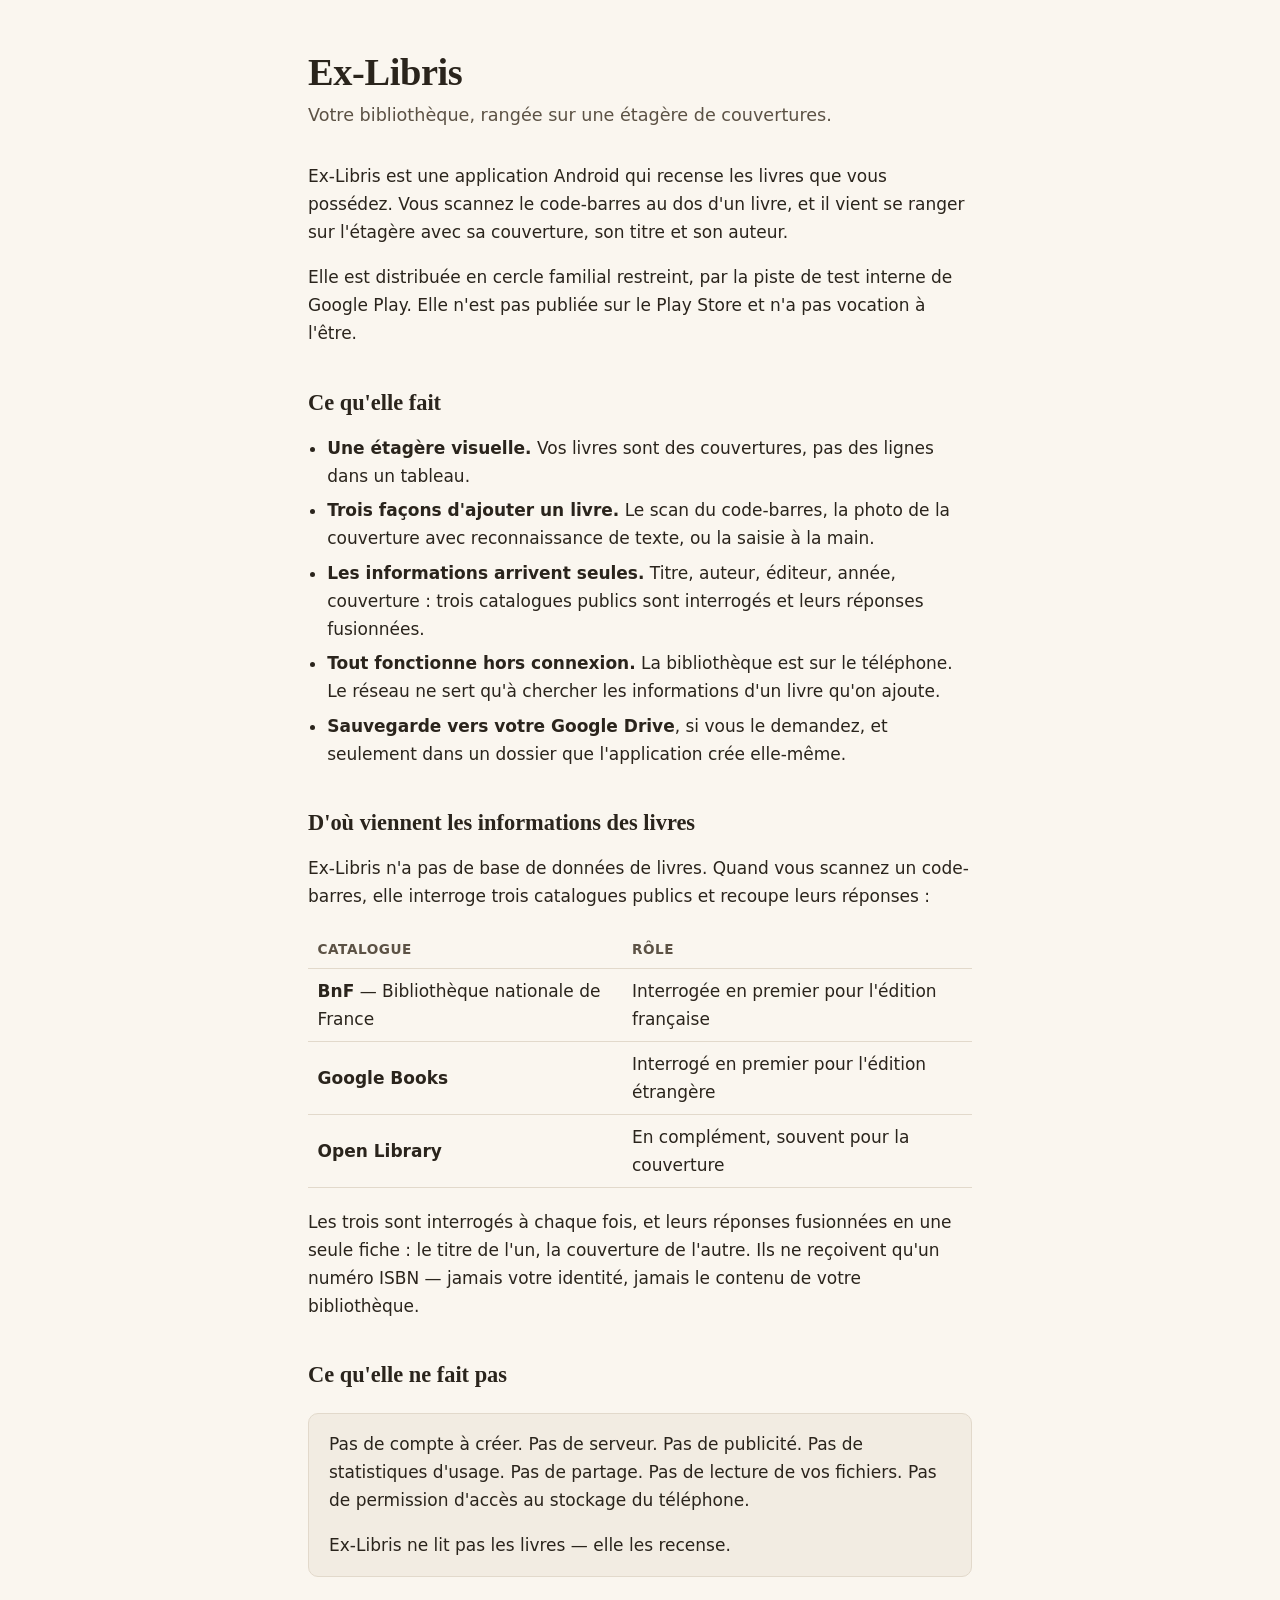
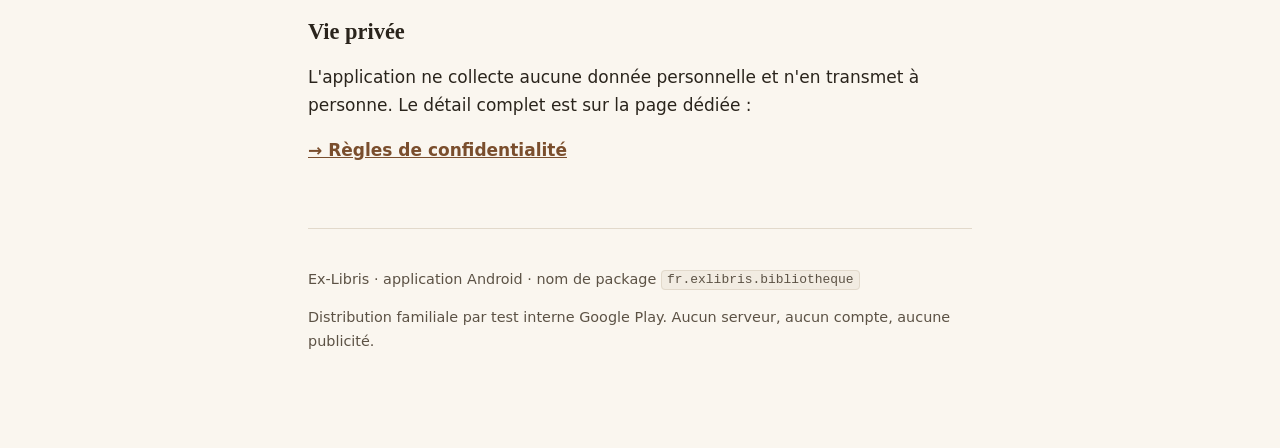
<file: index.html>
<!doctype html>
<html lang="fr">
<head>
<meta charset="utf-8">
<meta name="viewport" content="width=device-width, initial-scale=1">
<title>Ex-Libris — votre bibliothèque, sur votre téléphone</title>
<meta name="description" content="Ex-Libris est une application Android de bibliothèque personnelle. Aucun serveur, aucun compte, aucune publicité.">
<link rel="stylesheet" href="style.css">
</head>
<body>
<main>

<h1>Ex-Libris</h1>
<p class="tagline">Votre bibliothèque, rangée sur une étagère de couvertures.</p>

<p>Ex-Libris est une application Android qui recense les livres que vous possédez.
Vous scannez le code-barres au dos d'un livre, et il vient se ranger sur l'étagère
avec sa couverture, son titre et son auteur.</p>

<p>Elle est distribuée en cercle familial restreint, par la piste de test interne de
Google Play. Elle n'est pas publiée sur le Play Store et n'a pas vocation à l'être.</p>

<h2>Ce qu'elle fait</h2>

<ul>
  <li><strong>Une étagère visuelle.</strong> Vos livres sont des couvertures, pas des lignes
      dans un tableau.</li>
  <li><strong>Trois façons d'ajouter un livre.</strong> Le scan du code-barres, la photo de la
      couverture avec reconnaissance de texte, ou la saisie à la main.</li>
  <li><strong>Les informations arrivent seules.</strong> Titre, auteur, éditeur, année,
      couverture : trois catalogues publics sont interrogés et leurs réponses fusionnées.</li>
  <li><strong>Tout fonctionne hors connexion.</strong> La bibliothèque est sur le téléphone.
      Le réseau ne sert qu'à chercher les informations d'un livre qu'on ajoute.</li>
  <li><strong>Sauvegarde vers votre Google Drive</strong>, si vous le demandez, et seulement
      dans un dossier que l'application crée elle-même.</li>
</ul>

<h2>D'où viennent les informations des livres</h2>

<p>Ex-Libris n'a pas de base de données de livres. Quand vous scannez un code-barres, elle
interroge trois catalogues publics et recoupe leurs réponses :</p>

<table>
  <tr><th>Catalogue</th><th>Rôle</th></tr>
  <tr><td><strong>BnF</strong> — Bibliothèque nationale de France</td>
      <td>Interrogée en premier pour l'édition française</td></tr>
  <tr><td><strong>Google Books</strong></td>
      <td>Interrogé en premier pour l'édition étrangère</td></tr>
  <tr><td><strong>Open Library</strong></td>
      <td>En complément, souvent pour la couverture</td></tr>
</table>

<p>Les trois sont interrogés à chaque fois, et leurs réponses fusionnées en une seule fiche :
le titre de l'un, la couverture de l'autre. Ils ne reçoivent qu'un numéro ISBN — jamais votre
identité, jamais le contenu de votre bibliothèque.</p>

<h2>Ce qu'elle ne fait pas</h2>

<div class="card">
<p>Pas de compte à créer. Pas de serveur. Pas de publicité. Pas de statistiques d'usage.
Pas de partage. Pas de lecture de vos fichiers. Pas de permission d'accès au stockage
du téléphone.</p>
<p>Ex-Libris ne lit pas les livres — elle les recense.</p>
</div>

<h2>Vie privée</h2>

<p>L'application ne collecte aucune donnée personnelle et n'en transmet à personne.
Le détail complet est sur la page dédiée :</p>

<p><a href="confidentialite.html"><strong>→ Règles de confidentialité</strong></a></p>

<footer>
<p>Ex-Libris · application Android · nom de package <code>fr.exlibris.bibliotheque</code></p>
<p>Distribution familiale par test interne Google Play. Aucun serveur, aucun compte, aucune publicité.</p>
</footer>

</main>
</body>
</html>
</file>
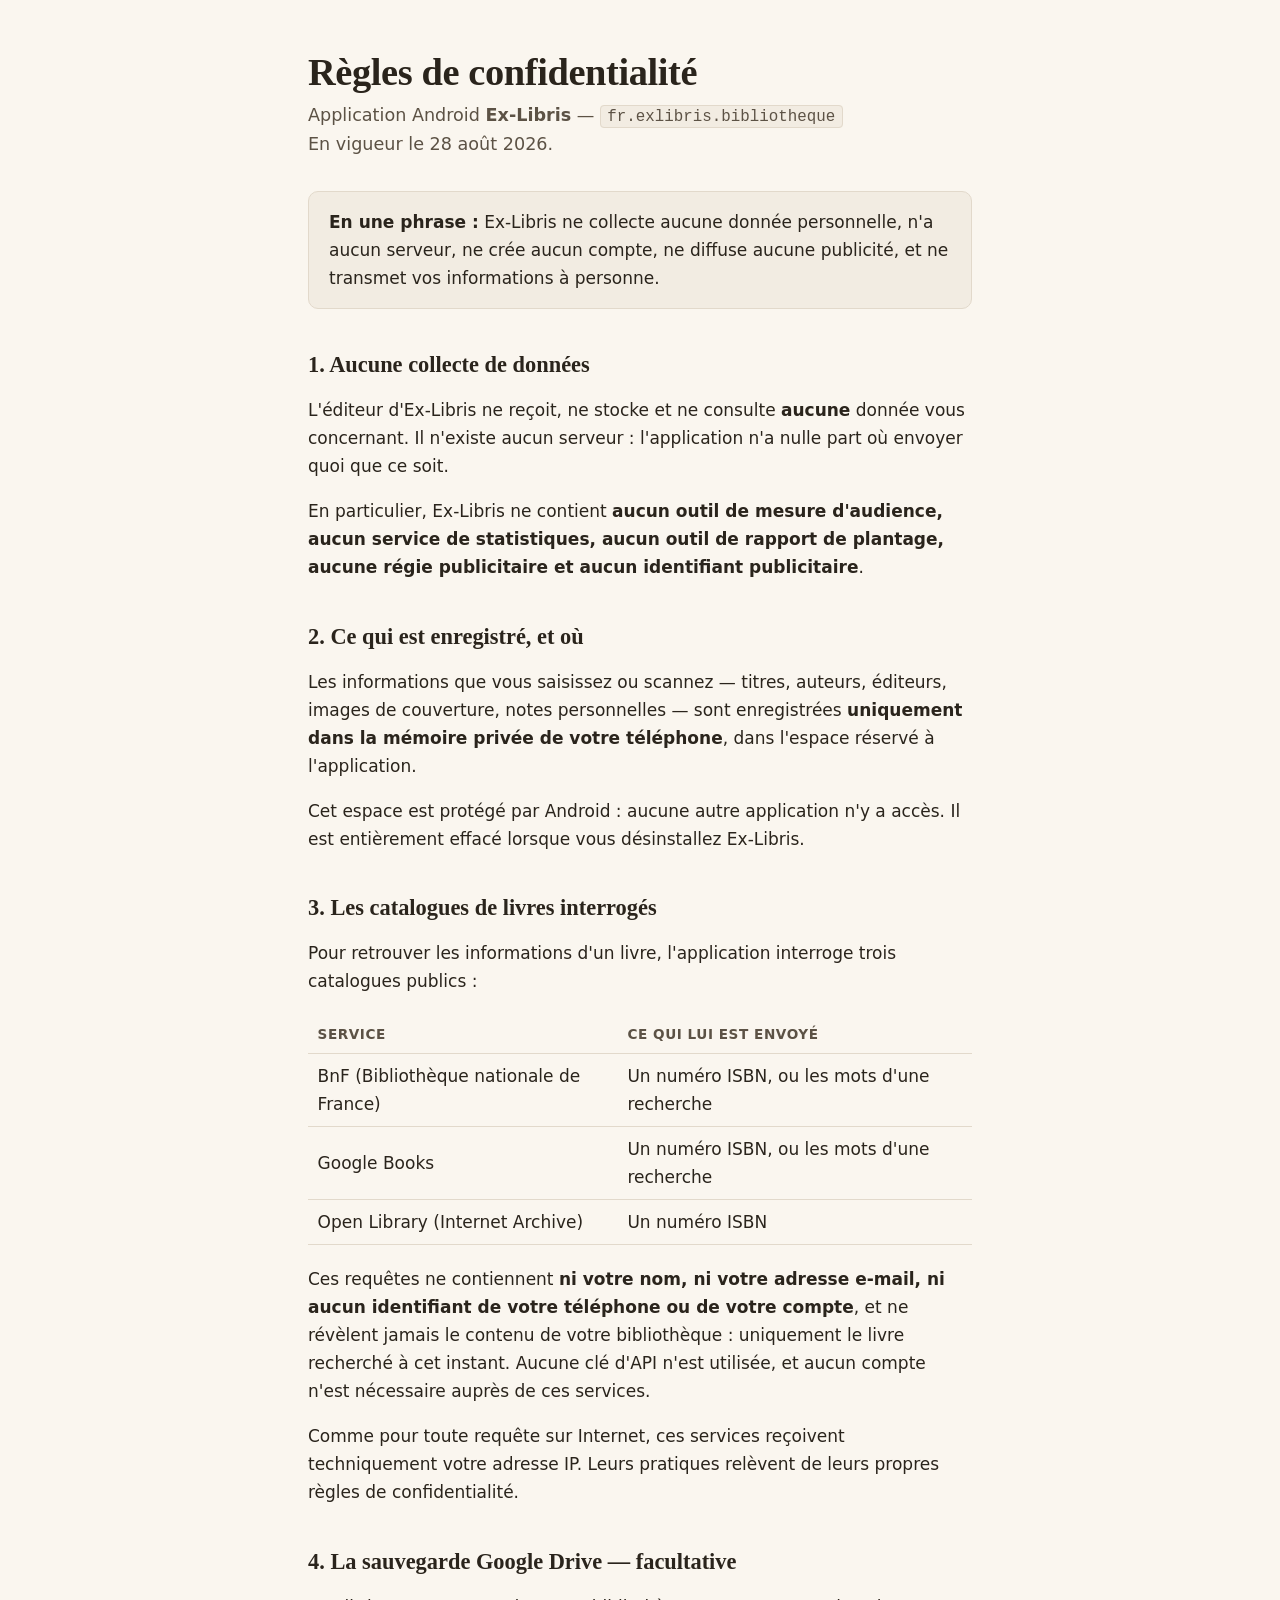
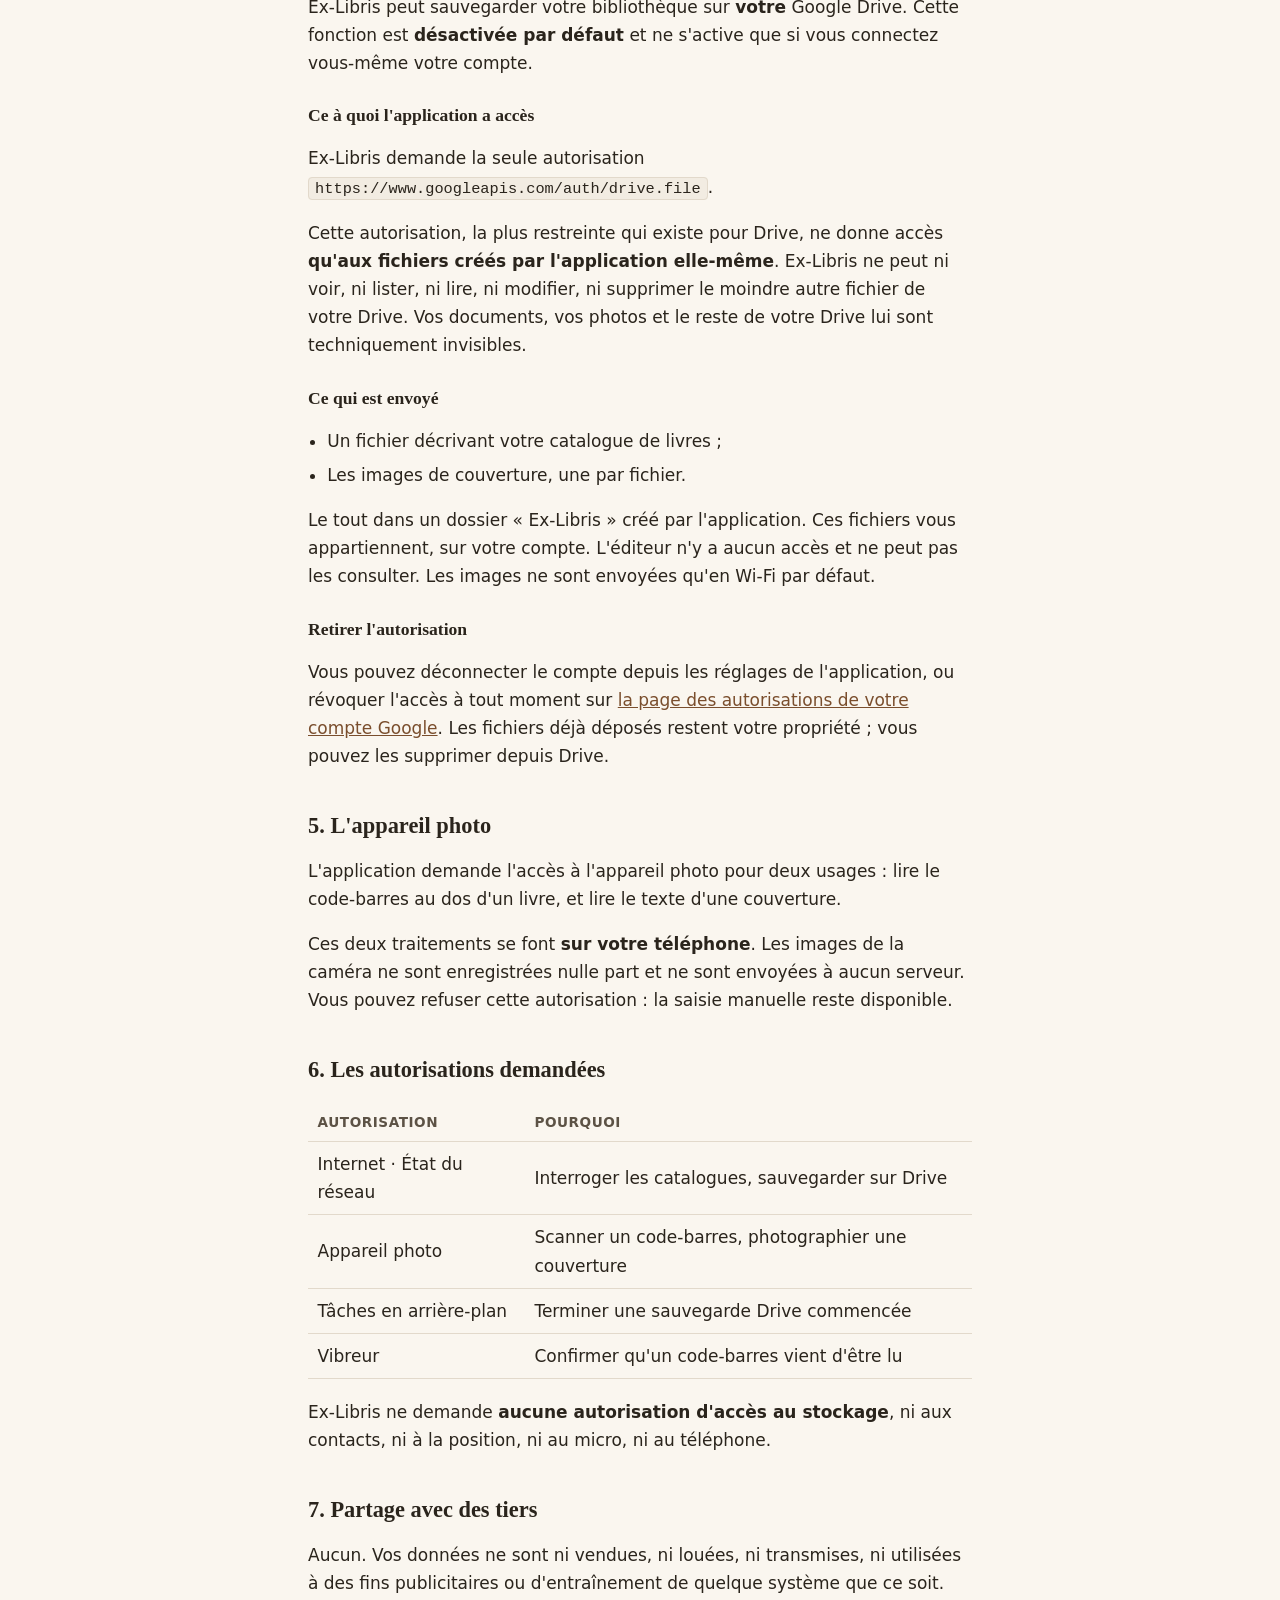
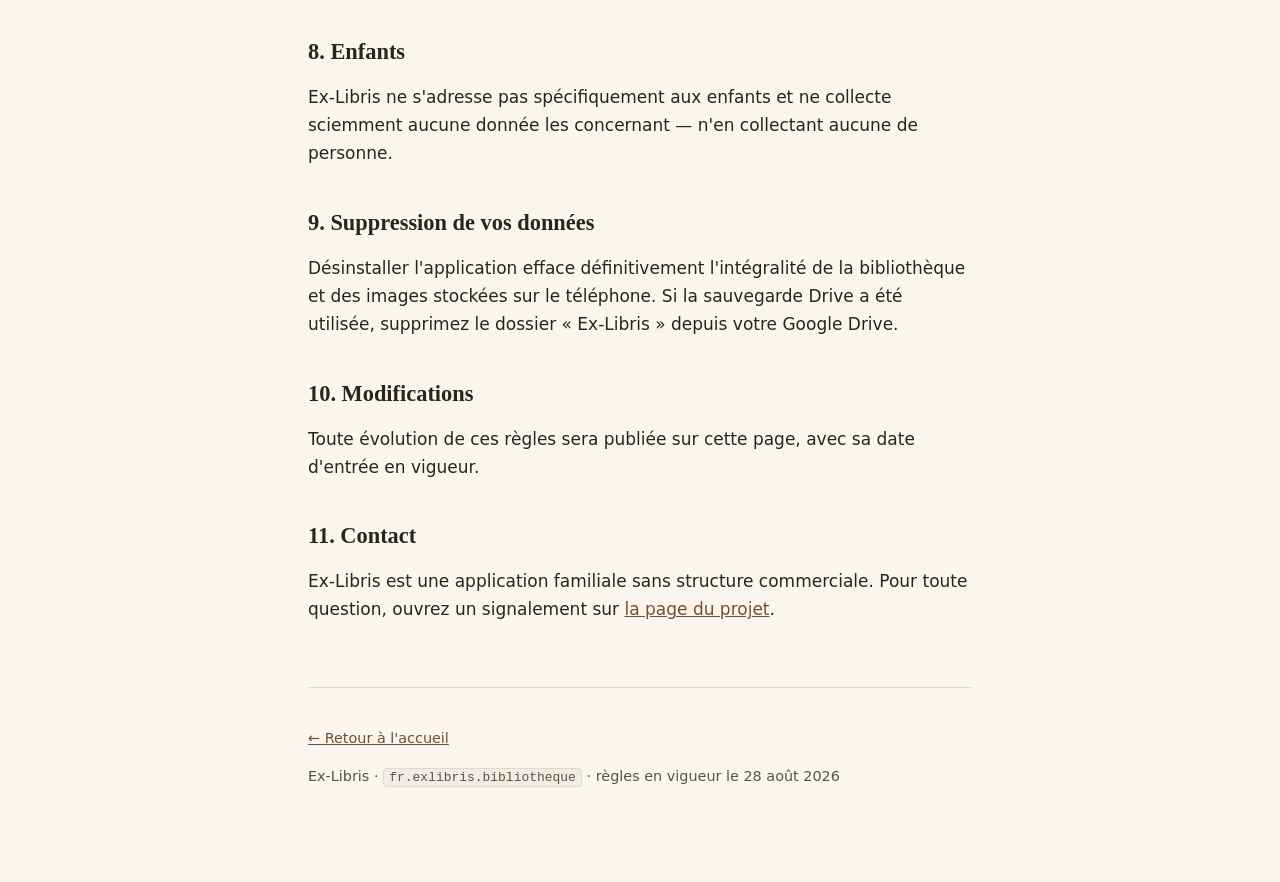
<file: confidentialite.html>
<!doctype html>
<html lang="fr">
<head>
<meta charset="utf-8">
<meta name="viewport" content="width=device-width, initial-scale=1">
<title>Règles de confidentialité — Ex-Libris</title>
<meta name="description" content="Règles de confidentialité de l'application Android Ex-Libris. Aucune collecte, aucun serveur, aucun partage.">
<link rel="stylesheet" href="style.css">
</head>
<body>
<main>

<h1>Règles de confidentialité</h1>
<p class="tagline">Application Android <strong>Ex-Libris</strong> — <code>fr.exlibris.bibliotheque</code><br>
En vigueur le 28 août 2026.</p>

<div class="card">
<p><strong>En une phrase :</strong> Ex-Libris ne collecte aucune donnée personnelle, n'a
aucun serveur, ne crée aucun compte, ne diffuse aucune publicité, et ne transmet vos
informations à personne.</p>
</div>

<h2>1. Aucune collecte de données</h2>

<p>L'éditeur d'Ex-Libris ne reçoit, ne stocke et ne consulte <strong>aucune</strong> donnée
vous concernant. Il n'existe aucun serveur : l'application n'a nulle part où envoyer quoi
que ce soit.</p>

<p>En particulier, Ex-Libris ne contient <strong>aucun outil de mesure d'audience, aucun
service de statistiques, aucun outil de rapport de plantage, aucune régie publicitaire et
aucun identifiant publicitaire</strong>.</p>

<h2>2. Ce qui est enregistré, et où</h2>

<p>Les informations que vous saisissez ou scannez — titres, auteurs, éditeurs, images de
couverture, notes personnelles — sont enregistrées <strong>uniquement dans la mémoire privée
de votre téléphone</strong>, dans l'espace réservé à l'application.</p>

<p>Cet espace est protégé par Android : aucune autre application n'y a accès. Il est
entièrement effacé lorsque vous désinstallez Ex-Libris.</p>

<h2>3. Les catalogues de livres interrogés</h2>

<p>Pour retrouver les informations d'un livre, l'application interroge trois catalogues
publics :</p>

<table>
  <tr><th>Service</th><th>Ce qui lui est envoyé</th></tr>
  <tr><td>BnF (Bibliothèque nationale de France)</td><td>Un numéro ISBN, ou les mots d'une recherche</td></tr>
  <tr><td>Google Books</td><td>Un numéro ISBN, ou les mots d'une recherche</td></tr>
  <tr><td>Open Library (Internet Archive)</td><td>Un numéro ISBN</td></tr>
</table>

<p>Ces requêtes ne contiennent <strong>ni votre nom, ni votre adresse e-mail, ni aucun
identifiant de votre téléphone ou de votre compte</strong>, et ne révèlent jamais le contenu
de votre bibliothèque : uniquement le livre recherché à cet instant. Aucune clé d'API n'est
utilisée, et aucun compte n'est nécessaire auprès de ces services.</p>

<p>Comme pour toute requête sur Internet, ces services reçoivent techniquement votre adresse
IP. Leurs pratiques relèvent de leurs propres règles de confidentialité.</p>

<h2>4. La sauvegarde Google Drive — facultative</h2>

<p>Ex-Libris peut sauvegarder votre bibliothèque sur <strong>votre</strong> Google Drive.
Cette fonction est <strong>désactivée par défaut</strong> et ne s'active que si vous
connectez vous-même votre compte.</p>

<h3>Ce à quoi l'application a accès</h3>

<p>Ex-Libris demande la seule autorisation
<code>https://www.googleapis.com/auth/drive.file</code>.</p>

<p>Cette autorisation, la plus restreinte qui existe pour Drive, ne donne accès
<strong>qu'aux fichiers créés par l'application elle-même</strong>. Ex-Libris ne peut ni
voir, ni lister, ni lire, ni modifier, ni supprimer le moindre autre fichier de votre Drive.
Vos documents, vos photos et le reste de votre Drive lui sont techniquement invisibles.</p>

<h3>Ce qui est envoyé</h3>

<ul>
  <li>Un fichier décrivant votre catalogue de livres ;</li>
  <li>Les images de couverture, une par fichier.</li>
</ul>

<p>Le tout dans un dossier « Ex-Libris » créé par l'application. Ces fichiers vous
appartiennent, sur votre compte. L'éditeur n'y a aucun accès et ne peut pas les consulter.
Les images ne sont envoyées qu'en Wi-Fi par défaut.</p>

<h3>Retirer l'autorisation</h3>

<p>Vous pouvez déconnecter le compte depuis les réglages de l'application, ou révoquer
l'accès à tout moment sur
<a href="https://myaccount.google.com/permissions">la page des autorisations de votre compte
Google</a>. Les fichiers déjà déposés restent votre propriété ; vous pouvez les supprimer
depuis Drive.</p>

<h2>5. L'appareil photo</h2>

<p>L'application demande l'accès à l'appareil photo pour deux usages : lire le code-barres
au dos d'un livre, et lire le texte d'une couverture.</p>

<p>Ces deux traitements se font <strong>sur votre téléphone</strong>. Les images de la caméra
ne sont enregistrées nulle part et ne sont envoyées à aucun serveur. Vous pouvez refuser
cette autorisation : la saisie manuelle reste disponible.</p>

<h2>6. Les autorisations demandées</h2>

<table>
  <tr><th>Autorisation</th><th>Pourquoi</th></tr>
  <tr><td>Internet · État du réseau</td><td>Interroger les catalogues, sauvegarder sur Drive</td></tr>
  <tr><td>Appareil photo</td><td>Scanner un code-barres, photographier une couverture</td></tr>
  <tr><td>Tâches en arrière-plan</td><td>Terminer une sauvegarde Drive commencée</td></tr>
  <tr><td>Vibreur</td><td>Confirmer qu'un code-barres vient d'être lu</td></tr>
</table>

<p>Ex-Libris ne demande <strong>aucune autorisation d'accès au stockage</strong>, ni aux
contacts, ni à la position, ni au micro, ni au téléphone.</p>

<h2>7. Partage avec des tiers</h2>

<p>Aucun. Vos données ne sont ni vendues, ni louées, ni transmises, ni utilisées à des fins
publicitaires ou d'entraînement de quelque système que ce soit.</p>

<h2>8. Enfants</h2>

<p>Ex-Libris ne s'adresse pas spécifiquement aux enfants et ne collecte sciemment aucune
donnée les concernant — n'en collectant aucune de personne.</p>

<h2>9. Suppression de vos données</h2>

<p>Désinstaller l'application efface définitivement l'intégralité de la bibliothèque et des
images stockées sur le téléphone. Si la sauvegarde Drive a été utilisée, supprimez le dossier
« Ex-Libris » depuis votre Google Drive.</p>

<h2>10. Modifications</h2>

<p>Toute évolution de ces règles sera publiée sur cette page, avec sa date d'entrée en
vigueur.</p>

<h2>11. Contact</h2>

<p>Ex-Libris est une application familiale sans structure commerciale. Pour toute question,
ouvrez un signalement sur
<a href="https://github.com/ChrisF72/ex-libris-site/issues">la page du projet</a>.</p>

<footer>
<p><a href="index.html">← Retour à l'accueil</a></p>
<p>Ex-Libris · <code>fr.exlibris.bibliotheque</code> · règles en vigueur le 28 août 2026</p>
</footer>

</main>
</body>
</html>
</file>
<file: style.css>
/* Palette reprise du design system de l'application : papier chaud, un seul accent. */
:root {
  --bg: #FAF6EF;
  --surface: #F2ECE2;
  --ink: #2A241C;
  --ink-soft: #5C5245;
  --accent: #7A4E2D;
  --rule: #E2D9CB;
}
@media (prefers-color-scheme: dark) {
  :root {
    --bg: #14130F; --surface: #201E1A; --ink: #EDE6DA;
    --ink-soft: #B3A995; --accent: #E9BC90; --rule: #322E27;
  }
}
* { box-sizing: border-box; }
body {
  margin: 0; background: var(--bg); color: var(--ink);
  font-family: system-ui, -apple-system, "Segoe UI", Roboto, sans-serif;
  font-size: 17px; line-height: 1.65;
}
main { max-width: 44rem; margin: 0 auto; padding: 3rem 1.25rem 5rem; }
h1, h2, h3 { font-family: Georgia, "Times New Roman", serif; line-height: 1.25; }
h1 { font-size: 2.4rem; margin: 0 0 .3rem; letter-spacing: -.01em; }
h2 { font-size: 1.4rem; margin: 2.6rem 0 .6rem; }
h3 { font-size: 1.1rem; margin: 1.8rem 0 .4rem; }
.tagline { color: var(--ink-soft); font-size: 1.1rem; margin: 0 0 2rem; }
a { color: var(--accent); }
hr { border: 0; border-top: 1px solid var(--rule); margin: 3rem 0; }
ul { padding-left: 1.2rem; }
li { margin: .4rem 0; }
.card {
  background: var(--surface); border: 1px solid var(--rule);
  border-radius: 10px; padding: 1rem 1.25rem; margin: 1.5rem 0;
}
.card p:first-child { margin-top: 0; }
.card p:last-child { margin-bottom: 0; }
footer {
  margin-top: 4rem; padding-top: 1.5rem; border-top: 1px solid var(--rule);
  color: var(--ink-soft); font-size: .9rem;
}
code {
  background: var(--surface); border: 1px solid var(--rule);
  border-radius: 4px; padding: .1em .4em; font-size: .9em;
}
table { border-collapse: collapse; width: 100%; margin: 1.2rem 0; }
th, td { text-align: left; padding: .5rem .6rem; border-bottom: 1px solid var(--rule); }
th { font-weight: 600; color: var(--ink-soft); font-size: .85rem; text-transform: uppercase; letter-spacing: .04em; }
</file>
